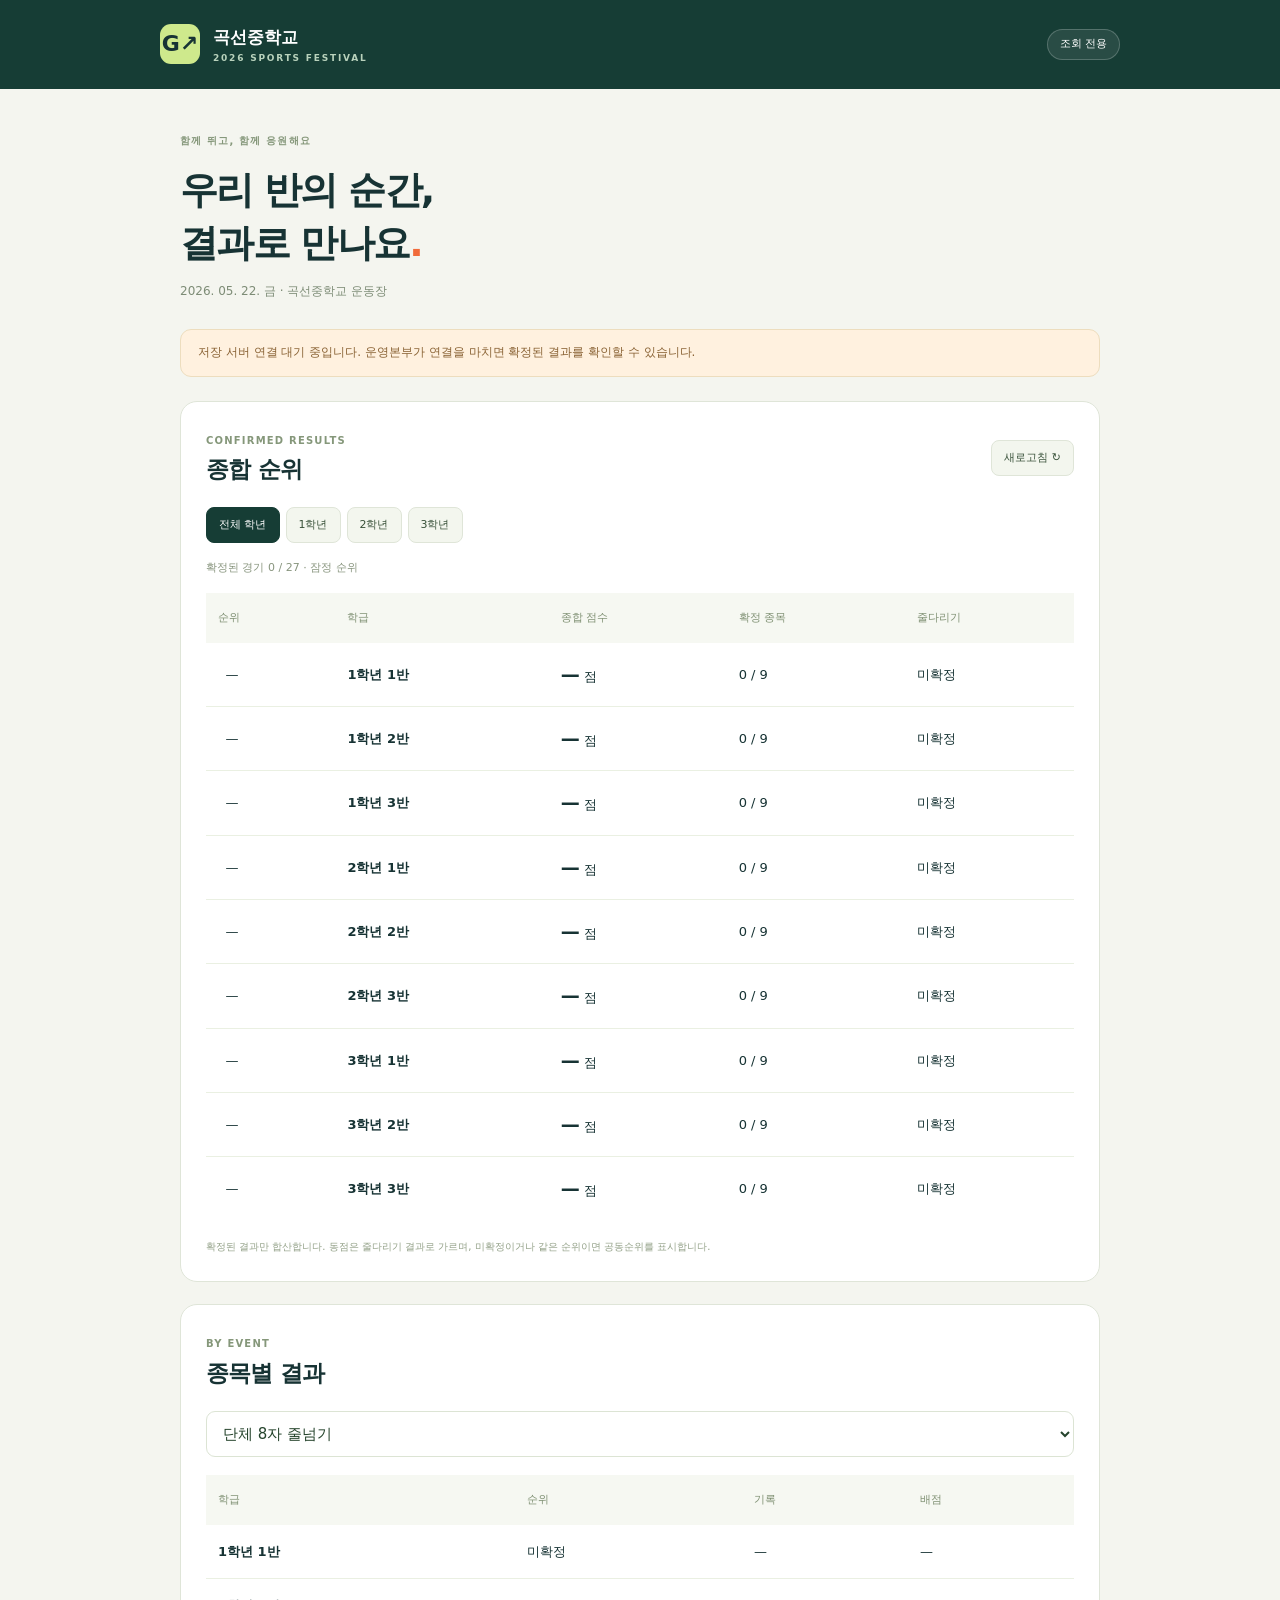
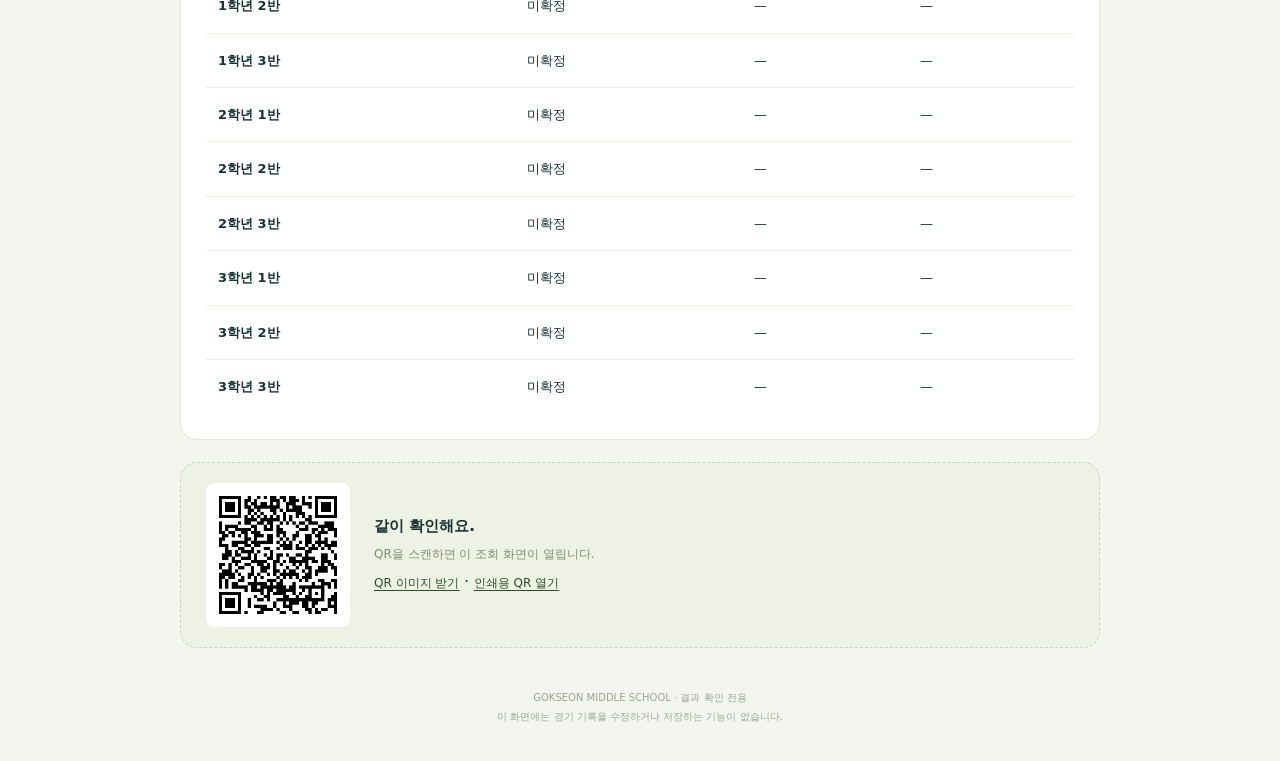
<file: festival-results/index.html>
<!doctype html><html lang="ko"><head><meta charset="utf-8"><meta name="viewport" content="width=device-width,initial-scale=1"><title>곡선중 스포츠 축제 · 결과 확인</title><meta name="description" content="곡선중 2026 스포츠 축제 결과와 순위 조회 전용"><meta name="theme-color" content="#163d35"><link rel="stylesheet" href="viewer.css"></head><body><header><span class="mark">G↗</span><div>곡선중학교<small>2026 SPORTS FESTIVAL</small></div><span class="view-badge">조회 전용</span></header><main><section class="intro"><span class="eyebrow">함께 뛰고, 함께 응원해요</span><h1>우리 반의 순간,<br>결과로 만나요<span>.</span></h1><p>2026. 05. 22. 금 · 곡선중학교 운동장</p></section><div class="status" id="status" role="status">기록 연결 상태를 확인하고 있습니다.</div><section class="panel"><div class="heading"><div><span class="eyebrow">CONFIRMED RESULTS</span><h2>종합 순위</h2></div><button id="refresh">새로고침 ↻</button></div><div class="filters" id="grades" aria-label="학년 선택"></div><p class="muted" id="progress"></p><div class="scroll"><table><thead><tr><th>순위</th><th>학급</th><th>종합 점수</th><th>확정 종목</th><th>줄다리기</th></tr></thead><tbody id="standings"></tbody></table></div><p class="footnote">확정된 결과만 합산합니다. 동점은 줄다리기 결과로 가르며, 미확정이거나 같은 순위이면 공동순위를 표시합니다.</p></section><section class="panel"><div class="heading"><div><span class="eyebrow">BY EVENT</span><h2>종목별 결과</h2></div></div><label class="sr-only" for="event">조회할 종목</label><select id="event"></select><div class="scroll"><table><thead><tr><th>학급</th><th>순위</th><th>기록</th><th>배점</th></tr></thead><tbody id="eventResults"></tbody></table></div></section><section class="share"><img src="result-qr.png" alt="이 결과 확인 페이지로 연결되는 QR 코드" width="144" height="144"><div><b>같이 확인해요.</b><p>QR을 스캔하면 이 조회 화면이 열립니다.</p><a href="result-qr.png" download="곡선중_체육대회_결과확인_QR.png">QR 이미지 받기</a> · <a href="qr-print.html">인쇄용 QR 열기</a></div></section></main><footer>GOKSEON MIDDLE SCHOOL · 결과 확인 전용<br>이 화면에는 경기 기록을 수정하거나 저장하는 기능이 없습니다.</footer><script type="module" src="viewer.mjs"></script></body></html>
</file>
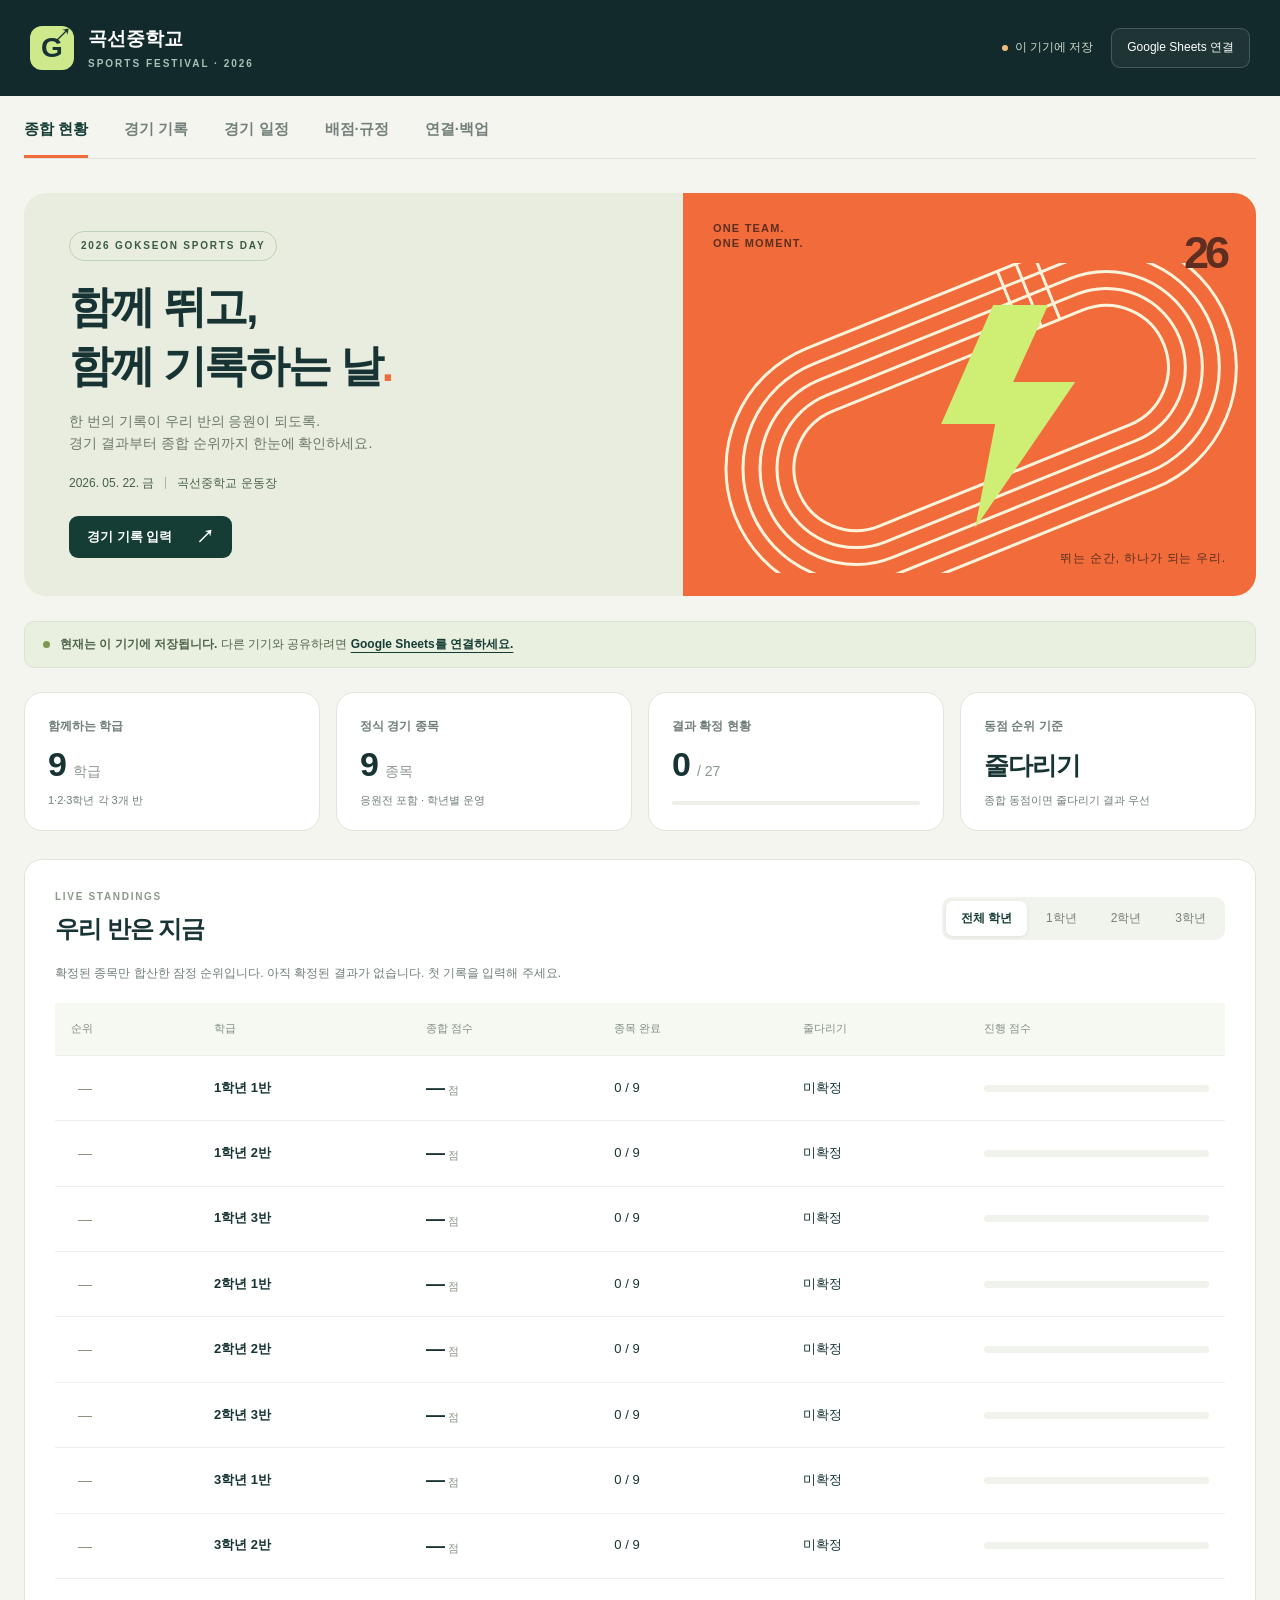
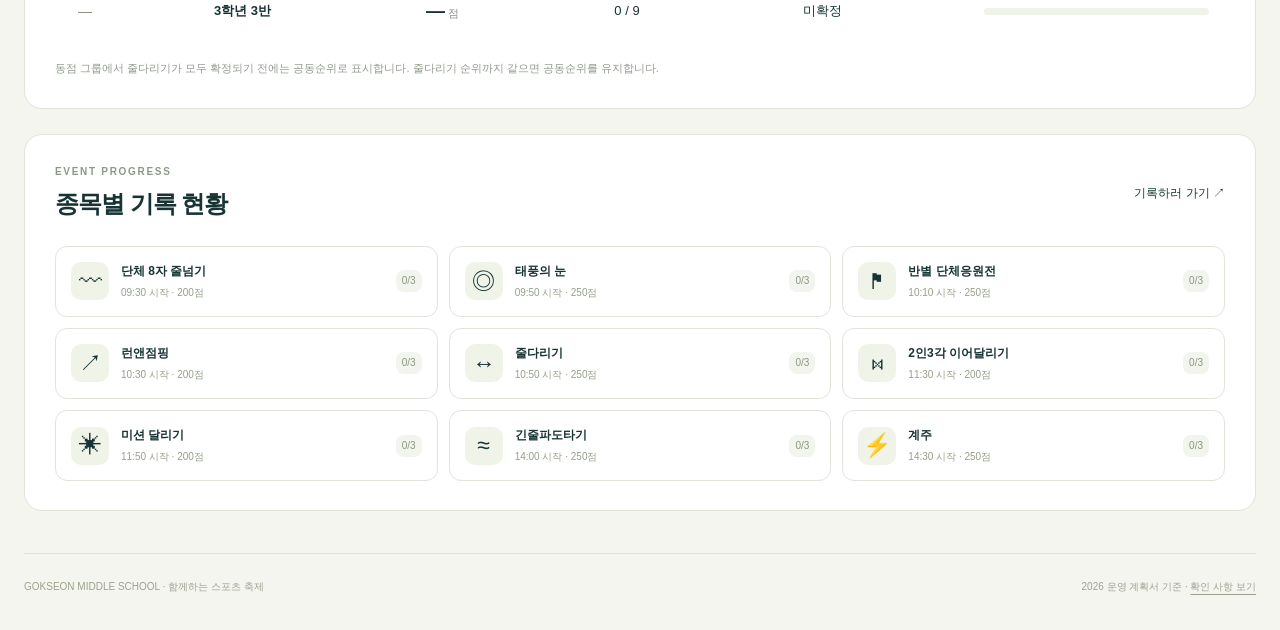
<file: sports-festival/index.html>
<!doctype html>
<html lang="ko"><head><meta charset="utf-8"><meta name="viewport" content="width=device-width,initial-scale=1"><title>곡선중 2026 스포츠 축제 기록실</title><meta name="description" content="곡선중학교 스포츠 축제 9개 종목 기록, 배점 자동 계산, 학년별 종합 순위와 구글 시트 연동"><meta name="theme-color" content="#122a2b"><link rel="stylesheet" href="style.css"></head><body>
<header class="masthead"><a class="brand" href="#overview"><span class="brand-mark">G<span>↗</span></span><span>곡선중학교<small>SPORTS FESTIVAL · 2026</small></span></a><div class="header-right"><span class="connection" id="connection" role="status">이 기기에 저장</span><button class="light-button" id="teacherButton">연결 후 선생님 로그인</button></div></header>
<div class="page-shell"><nav aria-label="주 메뉴" id="nav"><a href="#overview">종합 현황</a><a href="#entry">경기 기록</a><a href="#schedule">경기 일정</a><a href="#rules">배점·규정</a><a href="#settings">연결·백업</a></nav><main id="main"></main><footer><span>GOKSEON MIDDLE SCHOOL · 함께하는 스포츠 축제</span><span>2026 운영 계획서 기준 · <a href="#rules">확인 사항 보기</a></span></footer></div>
<dialog id="loginDialog"><form id="loginForm"><button type="button" class="dialog-close" data-close-login aria-label="닫기">×</button><span class="eyebrow">TEACHER ACCESS</span><h2>선생님 로그인</h2><p>연결된 Apps Script의 선생님 비밀번호를 입력하세요.<br>다른 기기에서도 같은 주소와 비밀번호를 사용합니다.</p><label>선생님 비밀번호<input id="teacherPassword" type="password" autocomplete="current-password" required></label><p class="error" id="loginError" role="alert"></p><button class="primary" type="submit">비밀번호 확인 후 입력하기</button><small>비밀번호는 이 창에서만 유지되며 로그아웃하거나 창을 닫으면 지워집니다.</small></form></dialog>
<div id="toast" class="toast" role="status"></div><script type="module" src="app.mjs"></script></body></html>
</file>
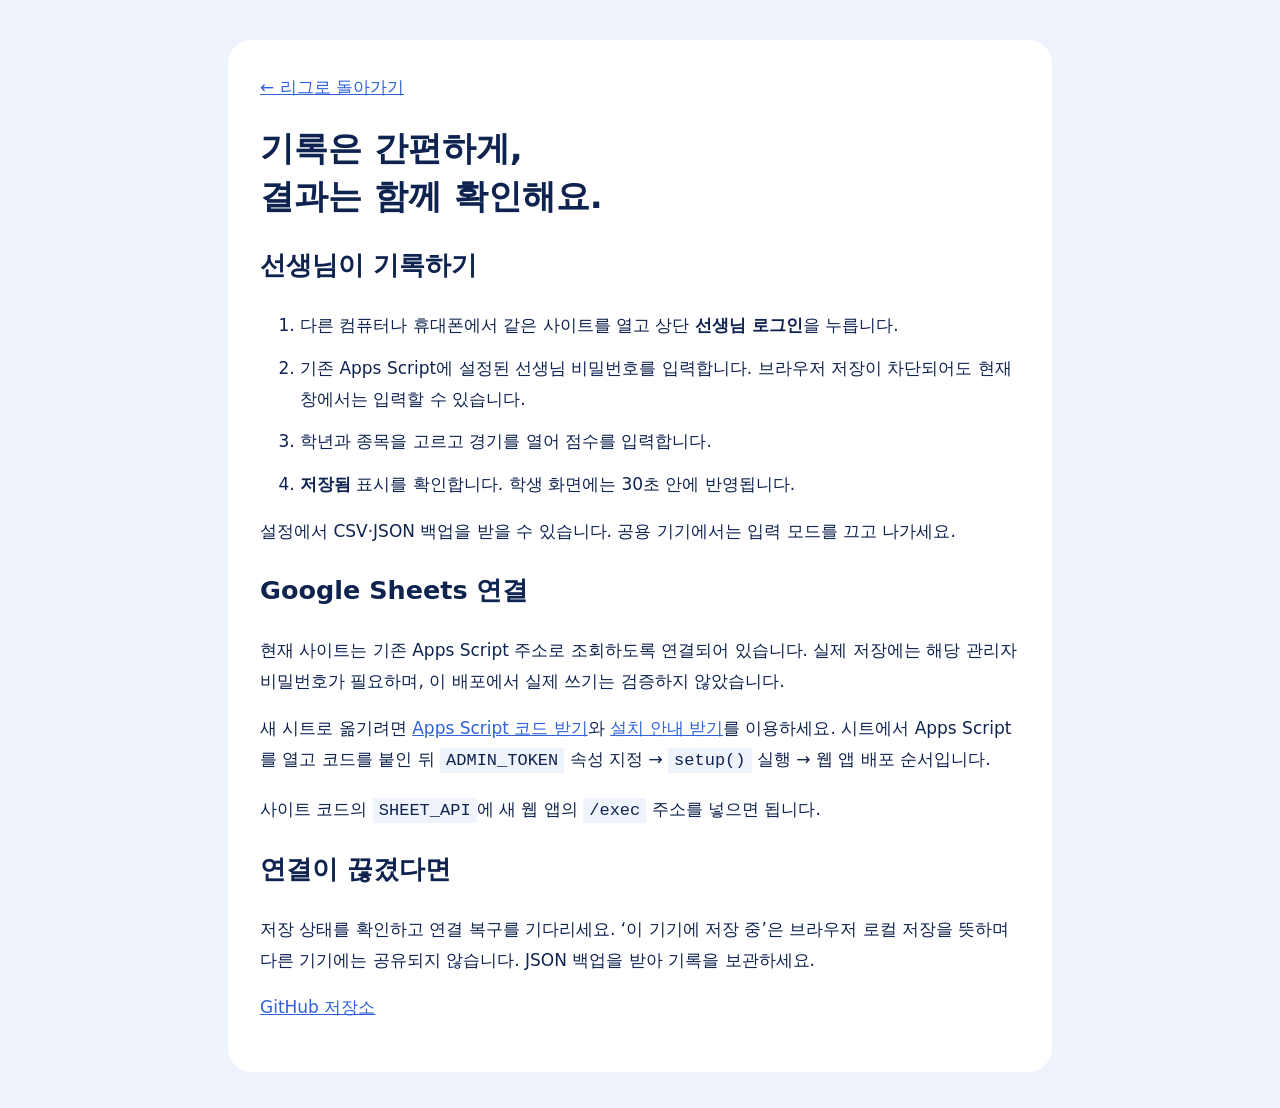
<file: guide.html>
<!doctype html><html lang="ko"><meta charset="utf-8"><meta name="viewport" content="width=device-width,initial-scale=1"><title>사용 안내 · 곡선중 리그</title><style>body{margin:0;background:#eef3fc;color:#0f2350;font:17px/1.8 system-ui,sans-serif}main{max-width:760px;margin:40px auto;padding:32px;background:white;border-radius:24px}a{color:#2f62d9}h1{line-height:1.4}li{margin:12px 0}code{background:#eef3fc;padding:3px 6px}@media(max-width:600px){main{margin:12px;padding:22px}}</style><main><a href="./">← 리그로 돌아가기</a><h1>기록은 간편하게,<br>결과는 함께 확인해요.</h1><h2>선생님이 기록하기</h2><ol><li>다른 컴퓨터나 휴대폰에서 같은 사이트를 열고 상단 <b>선생님 로그인</b>을 누릅니다.</li><li>기존 Apps Script에 설정된 선생님 비밀번호를 입력합니다. 브라우저 저장이 차단되어도 현재 창에서는 입력할 수 있습니다.</li><li>학년과 종목을 고르고 경기를 열어 점수를 입력합니다.</li><li><b>저장됨</b> 표시를 확인합니다. 학생 화면에는 30초 안에 반영됩니다.</li></ol><p>설정에서 CSV·JSON 백업을 받을 수 있습니다. 공용 기기에서는 입력 모드를 끄고 나가세요.</p><h2>Google Sheets 연결</h2><p>현재 사이트는 기존 Apps Script 주소로 조회하도록 연결되어 있습니다. 실제 저장에는 해당 관리자 비밀번호가 필요하며, 이 배포에서 실제 쓰기는 검증하지 않았습니다.</p><p>새 시트로 옮기려면 <a href="Code.gs" download>Apps Script 코드 받기</a>와 <a href="README.md" download>설치 안내 받기</a>를 이용하세요. 시트에서 Apps Script를 열고 코드를 붙인 뒤 <code>ADMIN_TOKEN</code> 속성 지정 → <code>setup()</code> 실행 → 웹 앱 배포 순서입니다.</p><p>사이트 코드의 <code>SHEET_API</code>에 새 웹 앱의 <code>/exec</code> 주소를 넣으면 됩니다.</p><h2>연결이 끊겼다면</h2><p>저장 상태를 확인하고 연결 복구를 기다리세요. ‘이 기기에 저장 중’은 브라우저 로컬 저장을 뜻하며 다른 기기에는 공유되지 않습니다. JSON 백업을 받아 기록을 보관하세요.</p><p><a href="https://github.com/kratox8640/league">GitHub 저장소</a></p></main></html>
</file>
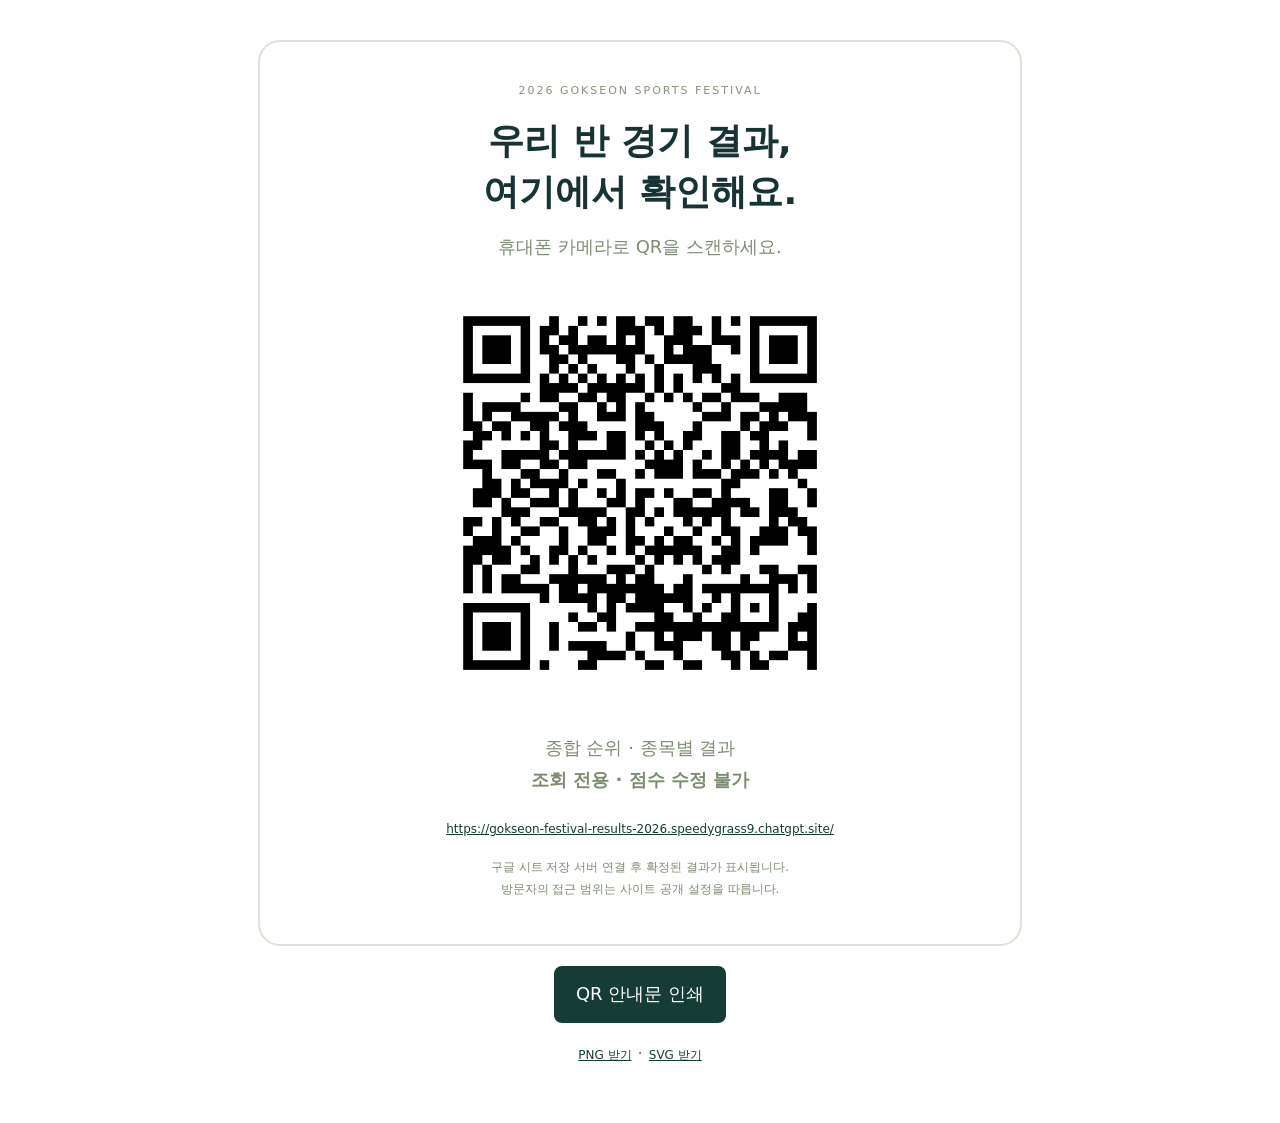
<file: festival-results/qr-print.html>
<!doctype html><html lang="ko"><meta charset="utf-8"><meta name="viewport" content="width=device-width,initial-scale=1"><title>곡선중 체육대회 결과 확인 QR</title><style>body{font:18px/1.8 system-ui,sans-serif;color:#173334;text-align:center;margin:0;padding:40px 20px}.poster{max-width:700px;margin:auto;border:2px solid #dce4d5;border-radius:22px;padding:30px}small{letter-spacing:2px;color:#859577;font-size:11px}h1{font-size:36px;margin:12px 0;line-height:1.4}p{margin:14px 0;color:#7d8d72}img{width:min(100%,430px);height:auto}a{color:#163d35;font-size:12px;overflow-wrap:anywhere}button{background:#163d35;color:white;border:0;border-radius:8px;padding:12px 22px;font:inherit;cursor:pointer}.note{font-size:12px}.actions{margin-top:20px}@media print{body{padding:20mm 12mm}.actions{display:none}.poster{border-color:#cbd5c5}img{width:110mm}h1{font-size:30px}}</style><div class="poster"><small>2026 GOKSEON SPORTS FESTIVAL</small><h1>우리 반 경기 결과,<br>여기에서 확인해요.</h1><p>휴대폰 카메라로 QR을 스캔하세요.</p><img src="result-qr.png" alt="체육대회 결과 조회 전용 QR"><p>종합 순위 · 종목별 결과<br><b>조회 전용 · 점수 수정 불가</b></p><a href="./">https://gokseon-festival-results-2026.speedygrass9.chatgpt.site/</a><p class="note">구글 시트 저장 서버 연결 후 확정된 결과가 표시됩니다.<br>방문자의 접근 범위는 사이트 공개 설정을 따릅니다.</p></div><div class="actions"><button onclick="window.print()">QR 안내문 인쇄</button><p><a href="result-qr.png" download>PNG 받기</a> · <a href="result-qr.svg" download>SVG 받기</a></p></div></html>
</file>
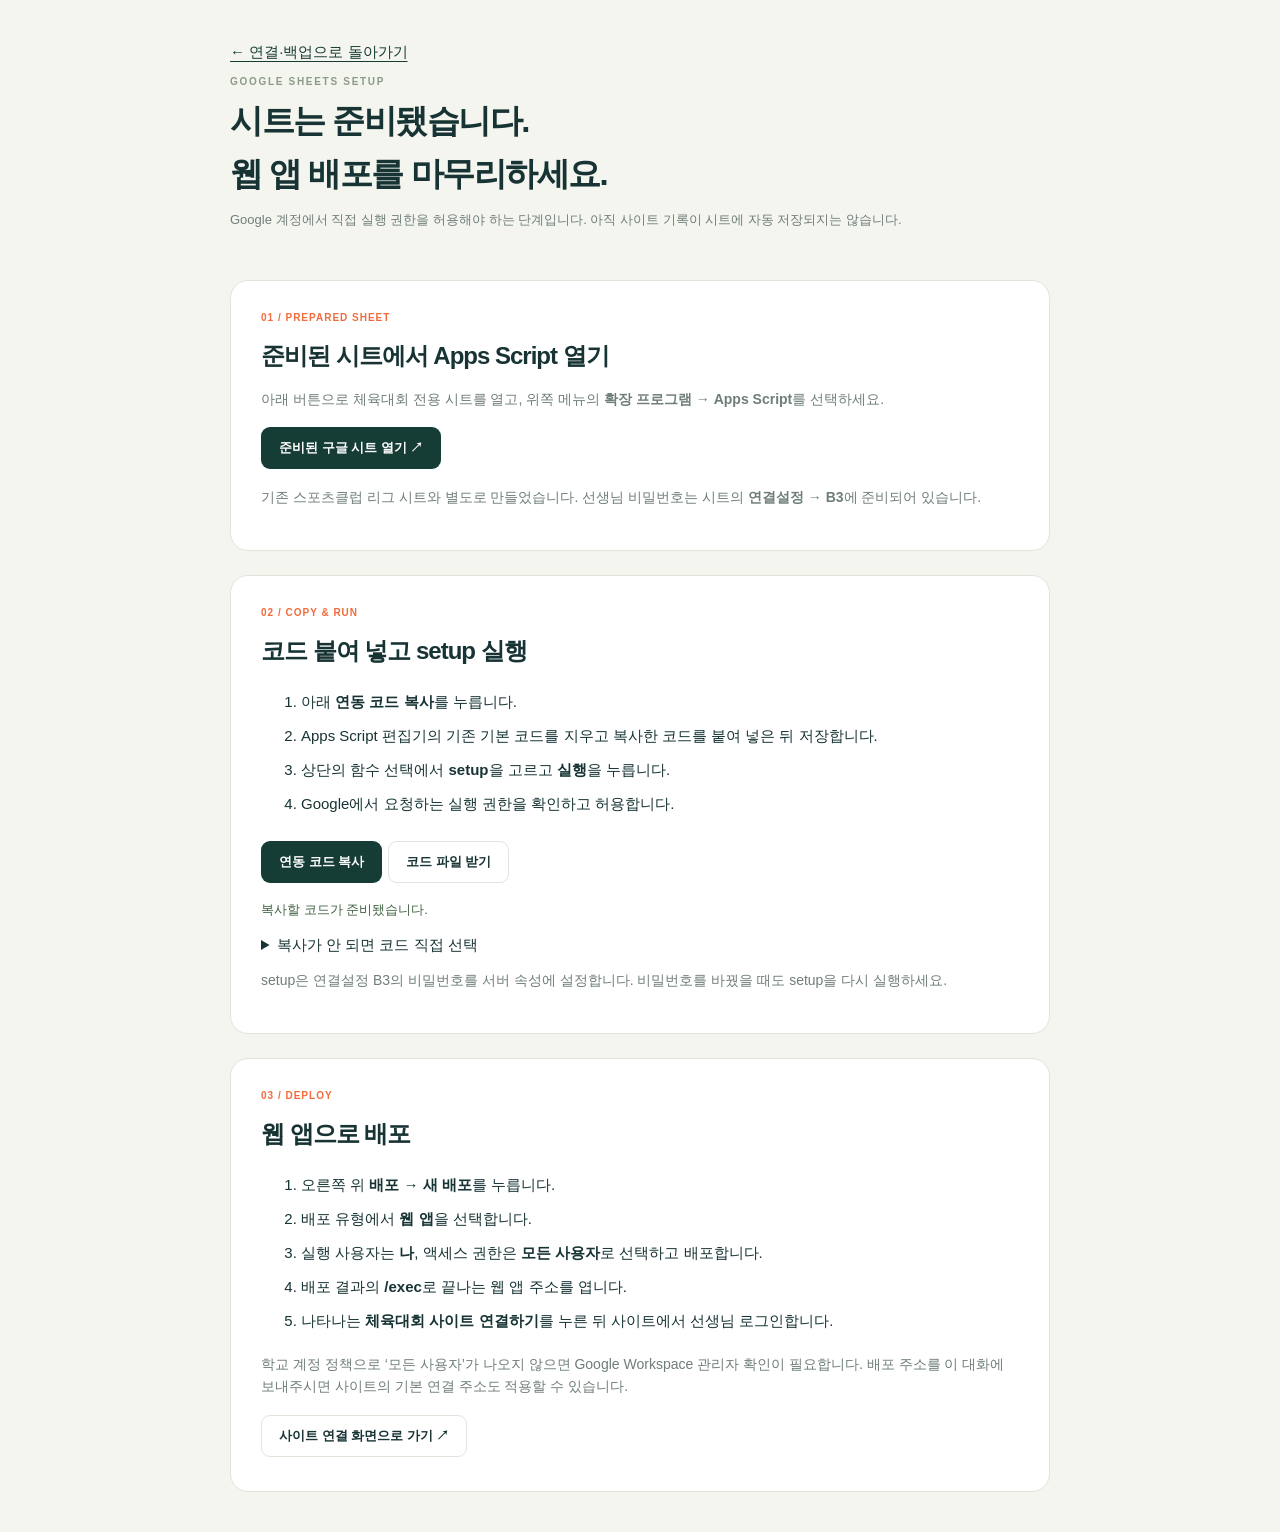
<file: sports-festival/setup.html>
<!doctype html><html lang="ko"><head><meta charset="utf-8"><meta name="viewport" content="width=device-width,initial-scale=1"><title>Google Sheets 연결 마무리 · 곡선중 체육대회</title><link rel="stylesheet" href="style.css"><style>main{max-width:860px;margin:40px auto;padding:0 20px}.setup-card{margin:24px 0}.setup-card h2{margin:10px 0}.setup-card p{font-size:14px;margin:12px 0}.setup-card .primary,.setup-card .secondary{margin:5px 6px 5px 0}textarea{height:260px;font:12px/1.6 monospace;white-space:pre;overflow:auto}#copyState{font-size:13px;color:#426344}li{padding:5px 0}</style></head><body><main><a href="./#settings">← 연결·백업으로 돌아가기</a><div class="page-heading"><span class="eyebrow">GOOGLE SHEETS SETUP</span><h1>시트는 준비됐습니다.<br>웹 앱 배포를 마무리하세요.</h1><p>Google 계정에서 직접 실행 권한을 허용해야 하는 단계입니다. 아직 사이트 기록이 시트에 자동 저장되지는 않습니다.</p></div>
<section class="panel setup-card"><span class="step-label">01 / PREPARED SHEET</span><h2>준비된 시트에서 Apps Script 열기</h2><p>아래 버튼으로 체육대회 전용 시트를 열고, 위쪽 메뉴의 <b>확장 프로그램 → Apps Script</b>를 선택하세요.</p><a id="sheetLink" class="primary" target="_blank" rel="noopener" hidden>준비된 구글 시트 열기 ↗</a><p>기존 스포츠클럽 리그 시트와 별도로 만들었습니다. 선생님 비밀번호는 시트의 <b>연결설정 → B3</b>에 준비되어 있습니다.</p></section>
<section class="panel setup-card"><span class="step-label">02 / COPY & RUN</span><h2>코드 붙여 넣고 setup 실행</h2><ol><li>아래 <b>연동 코드 복사</b>를 누릅니다.</li><li>Apps Script 편집기의 기존 기본 코드를 지우고 복사한 코드를 붙여 넣은 뒤 저장합니다.</li><li>상단의 함수 선택에서 <b>setup</b>을 고르고 <b>실행</b>을 누릅니다.</li><li>Google에서 요청하는 실행 권한을 확인하고 허용합니다.</li></ol><button class="primary" id="copyCode" disabled>연동 코드 복사</button><a class="secondary" href="Code.gs" download>코드 파일 받기</a><p id="copyState" role="status">코드를 불러오는 중입니다.</p><details><summary>복사가 안 되면 코드 직접 선택</summary><label for="sourceCode" class="sr-only">복사할 Apps Script 코드</label><textarea id="sourceCode" readonly spellcheck="false"></textarea></details><p>setup은 연결설정 B3의 비밀번호를 서버 속성에 설정합니다. 비밀번호를 바꿨을 때도 setup을 다시 실행하세요.</p></section>
<section class="panel setup-card"><span class="step-label">03 / DEPLOY</span><h2>웹 앱으로 배포</h2><ol><li>오른쪽 위 <b>배포 → 새 배포</b>를 누릅니다.</li><li>배포 유형에서 <b>웹 앱</b>을 선택합니다.</li><li>실행 사용자는 <b>나</b>, 액세스 권한은 <b>모든 사용자</b>로 선택하고 배포합니다.</li><li>배포 결과의 <b>/exec</b>로 끝나는 웹 앱 주소를 엽니다.</li><li>나타나는 <b>체육대회 사이트 연결하기</b>를 누른 뒤 사이트에서 선생님 로그인합니다.</li></ol><p>학교 계정 정책으로 ‘모든 사용자’가 나오지 않으면 Google Workspace 관리자 확인이 필요합니다. 배포 주소를 이 대화에 보내주시면 사이트의 기본 연결 주소도 적용할 수 있습니다.</p><a class="secondary" href="./#settings">사이트 연결 화면으로 가기 ↗</a></section></main><script type="module">
const status=document.querySelector('#copyState'),button=document.querySelector('#copyCode'),area=document.querySelector('#sourceCode');
try{const [cfg,source]=await Promise.all([fetch('connection.json',{cache:'no-store'}).then(r=>r.json()),fetch('Code.gs',{cache:'no-store'}).then(r=>{if(!r.ok)throw Error('코드를 불러오지 못했습니다.');return r.text();})]);if(/^https:\/\/docs\.google\.com\/spreadsheets\/d\/[a-zA-Z0-9_-]+\//.test(cfg.sheetUrl||'')){const a=document.querySelector('#sheetLink');a.href=cfg.sheetUrl;a.hidden=false;}area.value=source;button.disabled=false;status.textContent='복사할 코드가 준비됐습니다.';}catch(e){status.textContent='코드 파일 받기로 내려받은 뒤 편집기에 붙여 넣으세요.';}
button.onclick=async()=>{try{await navigator.clipboard.writeText(area.value);status.textContent='코드를 복사했습니다. Apps Script 편집기에 붙여 넣으세요.';}catch{area.closest('details').open=true;area.focus();area.select();status.textContent='선택된 코드를 Ctrl+C로 복사하세요.';}};
</script></body></html>
</file>
<file: festival-results/viewer.css>
*{box-sizing:border-box}body{margin:0;background:#f4f5ef;color:#173334;font:15px/1.65 system-ui,-apple-system,"Segoe UI",sans-serif}header{display:flex;align-items:center;gap:13px;background:#163d35;color:white;padding:23px max(20px,calc((100vw - 960px)/2));font-size:17px;font-weight:700}header small{display:block;font-size:9px;letter-spacing:1.8px;color:#b9d2bc}.mark{display:grid;place-content:center;background:#cee98c;color:#173334;width:40px;height:40px;border-radius:11px;font-size:22px}.view-badge{margin-left:auto;font-size:11px;font-weight:500;padding:5px 12px;background:#ffffff15;border:1px solid #ffffff35;border-radius:20px;white-space:nowrap}main{max-width:960px;margin:auto;padding:0 20px}h1,h2,p{margin:0}.intro{padding:38px 0 27px}.eyebrow{font-size:10px;letter-spacing:1.2px;color:#85977a;font-weight:650}.intro h1{font-size:38px;line-height:1.4;letter-spacing:-1.7px;margin:12px 0}.intro h1 span{color:#f16b3b}.intro p{color:#7d8c76;font-size:12px}.status{background:#eaf0df;border:1px solid #dbe4d1;padding:13px 17px;font-size:12px;border-radius:11px;margin:0 0 24px;color:#607352}.status.warning{background:#fff1df;border-color:#edddbe;color:#8a6335}.panel{background:white;border:1px solid #dfe5d8;border-radius:17px;padding:25px;margin-bottom:22px}.heading{display:flex;align-items:center;justify-content:space-between;gap:12px;margin-bottom:18px}h2{font-size:23px;letter-spacing:-.8px}button,select{font:inherit}button{cursor:pointer;color:#385139;background:#f3f6ee;border:1px solid #dfe5d8;border-radius:8px;padding:8px 12px;font-size:11px}button:focus-visible,a:focus-visible,select:focus-visible{outline:3px solid #f16b3b;outline-offset:3px}button:disabled{opacity:.55;cursor:wait}.filters{display:flex;gap:6px;margin:16px 0}.filters button[aria-pressed=true]{background:#163d35;color:white;border-color:#163d35}.muted{font-size:11px;color:#87947d;margin:15px 0}.scroll{overflow:auto}table{border-collapse:collapse;width:100%;font-size:13px;white-space:nowrap}th,td{text-align:left;border-bottom:1px solid #eaf0e2;padding:16px 12px}thead th{font-weight:500;background:#f6f8f2;color:#7f9073;font-size:11px}tbody th{font-weight:650}td strong{font-size:19px}tr:last-child td,tr:last-child th{border-bottom:0}.rank{display:inline-grid;place-content:center;width:28px;height:28px}.rank.first{border-radius:50%;background:#ffefdd;color:#ba682b;font-weight:750}.footnote{font-size:10px;color:#92a087;margin-top:17px;line-height:1.8}select{padding:12px;border:1px solid #dce4d4;border-radius:9px;background:#fff;color:#25442c;width:100%;margin-bottom:18px}.share{display:flex;align-items:center;gap:24px;padding:20px 25px;border:1px dashed #c9d5bd;border-radius:17px;background:#edf2e5;margin-bottom:30px}.share img{border-radius:8px}.share p{font-size:12px;color:#7f8f74;margin:6px 0}.share a{font-size:12px;color:#294d2b;text-underline-offset:3px}footer{text-align:center;font-size:10px;color:#9aa58f;margin:25px 0;padding:10px;line-height:1.9}.sr-only{position:absolute;width:1px;height:1px;clip:rect(0,0,0,0);overflow:hidden;white-space:nowrap}@media(max-width:600px){.intro h1{font-size:32px}.intro{padding-top:28px}.panel{padding:20px 14px}main{padding:0 14px}th,td{padding:13px 9px;font-size:12px}.share{padding:18px 12px;gap:13px}.share img{width:105px;height:105px}.share b{font-size:14px}.share p,.share a{font-size:11px}header{padding:19px}.filters button{font-size:10px;padding:8px 11px}}@media print{header{background:white;color:#163d35}.share,button,footer{display:none}.panel{break-inside:avoid}.scroll{overflow:visible}body{background:white}}
</file>
<file: sports-festival/style.css>
:root{--ink:#173334;--muted:#6f7e7a;--green:#163d35;--bg:#f4f5ef;--line:#e0e5dc;--orange:#f16b3b;--lime:#cee98c;--white:#fff;--radius:18px}*{box-sizing:border-box}body{margin:0;background:var(--bg);color:var(--ink);font-family:Inter,"Pretendard","Noto Sans KR",-apple-system,BlinkMacSystemFont,"Segoe UI",sans-serif;line-height:1.6;font-size:15px}button,input,select,textarea{font:inherit}button,a,input,select,textarea{-webkit-tap-highlight-color:transparent}button,a{touch-action:manipulation}button{cursor:pointer}button:disabled,fieldset:disabled{cursor:default;opacity:.55}a{color:var(--green);text-underline-offset:4px}button:focus-visible,a:focus-visible{outline:3px solid var(--orange);outline-offset:4px}input:focus,select:focus,textarea:focus{outline:2px solid var(--green);outline-offset:2px}h1,h2,h3,p{margin:0}h2{font-size:24px;letter-spacing:-1px}h3{font-size:18px}p{color:var(--muted)}.masthead{height:96px;background:#122a2b;color:#fff;display:flex;align-items:center;justify-content:space-between;padding:0 max(30px,calc((100vw - 1320px)/2));gap:16px}.brand{display:flex;align-items:center;gap:14px;color:#fff;text-decoration:none;font-size:19px;font-weight:750;white-space:nowrap}.brand small{display:block;font-size:10px;letter-spacing:2px;color:#a5c3b6;margin-top:1px}.brand-mark{font-size:28px;background:var(--lime);color:var(--ink);width:44px;height:44px;display:grid;place-content:center;position:relative;line-height:1;border-radius:12px;font-weight:900}.brand-mark span{position:absolute;right:3px;top:1px;font-size:17px}.header-right{display:flex;align-items:center;gap:18px}.connection{font-size:12px;color:#d1dbc9;white-space:nowrap}.connection:before{content:'';display:inline-block;width:6px;height:6px;border-radius:50%;background:#efbd78;margin-right:7px}.connection.is-online:before{background:#cee98c}.connection.is-error:before{background:#f18773}.light-button{color:#fff;background:#ffffff0d;border:1px solid #ffffff30;border-radius:9px;padding:9px 15px;font-size:12px}.page-shell{max-width:1320px;margin:0 auto;padding:0 24px}nav{display:flex;gap:36px;border-bottom:1px solid var(--line);margin-bottom:34px;overflow-x:auto;white-space:nowrap}nav a{padding:21px 0 17px;color:#73807b;text-decoration:none;font-weight:650;position:relative}nav a.active{color:var(--green)}nav a.active:after{content:'';position:absolute;height:3px;background:var(--orange);bottom:0;left:0;right:0}.hero{display:grid;grid-template-columns:1.15fr 1fr;border-radius:22px;overflow:hidden;background:#e8eddf;margin-bottom:25px;min-height:390px}.hero-copy{padding:38px 45px}.pill{font-size:10px;letter-spacing:1.8px;border:1px solid #bed0b7;display:inline-block;padding:6px 11px;border-radius:30px;color:#395a44;font-weight:700}.hero h1{font-size:44px;line-height:1.35;letter-spacing:-2.2px;margin:16px 0 14px}.orange{color:var(--orange)}.hero p{font-size:14px;color:#6c7869}.hero-meta{display:flex;align-items:center;gap:11px;font-size:12px;margin:19px 0 23px;color:#47604a}.hero-meta i{height:12px;border-right:1px solid #a7b4a2}.primary,.secondary,.subtle{display:inline-flex;justify-content:center;align-items:center;gap:24px;border-radius:9px;padding:11px 17px;border:1px solid transparent;text-decoration:none;font-size:13px;font-weight:650;line-height:1.4}.primary{background:var(--green);color:white}.primary span{font-size:18px;line-height:1}.primary:hover{background:#265748}.secondary{background:white;border-color:var(--line);color:var(--ink);gap:7px}.secondary:hover{background:#f3f6ee}.subtle{color:var(--green);background:#edf2e8;padding:8px 12px}.small{padding:8px 12px;white-space:nowrap}.hero-art{position:relative;overflow:hidden;background:var(--orange);min-height:390px;padding:28px 30px;display:flex;flex-direction:column;justify-content:space-between}.art-top{display:flex;justify-content:space-between;z-index:1;color:#5e2e20;font-size:11px;font-weight:850;letter-spacing:1.2px;line-height:1.4}.art-top>span+span{font-size:45px;letter-spacing:-4px}.hero-art svg{position:absolute;width:110%;left:-3%;top:70px;max-height:310px}.art-bottom{font-size:12px;color:#592e20;letter-spacing:.8px;z-index:1;text-align:right}.notice{display:flex;align-items:center;gap:10px;padding:13px 18px;border:1px solid #dce3d4;background:#eaf0e0;border-radius:10px;font-size:12px;color:#4d624b;margin-bottom:24px;flex-wrap:wrap}.notice a{font-weight:650}.notice.warning{background:#fff4e4;border-color:#f1d8b6;color:#8d5822}.notice button{background:none;border:0;color:inherit;text-decoration:underline;font-size:inherit;padding:0}.dot{width:7px;height:7px;border-radius:50%;background:#809753;flex-shrink:0}.stat-grid{display:grid;grid-template-columns:repeat(4,1fr);gap:16px;margin-bottom:28px}.stat-grid article{border:1px solid var(--line);background:white;border-radius:var(--radius);padding:20px 23px}.stat-grid small{font-size:12px;font-weight:600;color:var(--muted)}.stat-grid strong{display:block;font-size:34px;letter-spacing:-1px;line-height:1.6}.stat-grid strong span{font-size:14px;color:#8b958e;margin-left:7px;letter-spacing:0;font-weight:400}.stat-grid .text-stat{font-size:25px;padding-top:8px;padding-bottom:7px}.stat-grid p{font-size:11px}.progress{height:4px;background:#edf0e9;border-radius:5px;margin-top:9px;overflow:hidden}.progress i{display:block;background:var(--orange);height:100%}.panel{border:1px solid var(--line);border-radius:var(--radius);background:white;padding:29px 30px;margin-bottom:25px}.section-heading{display:flex;justify-content:space-between;align-items:center;gap:16px;margin-bottom:16px}.section-heading>a{font-size:12px;text-decoration:none}.eyebrow{display:block;letter-spacing:1.7px;color:#8b9a87;font-size:10px;font-weight:700;margin-bottom:5px}.segments{display:inline-flex;gap:4px;background:#f1f3ed;border-radius:10px;padding:4px;white-space:nowrap}.segments button{background:none;border:0;border-radius:7px;padding:8px 15px;color:#778176;font-size:12px}.segments button[aria-pressed=true]{background:white;color:var(--green);box-shadow:0 1px 4px #18352414;font-weight:700}.muted{color:var(--muted);font-size:12px}.table-scroll{overflow-x:auto;margin-top:20px}table{border-collapse:collapse;width:100%;font-size:13px;white-space:nowrap}th,td{padding:17px 16px;text-align:left;border-bottom:1px solid #edf0ea}thead th{font-size:11px;color:#82907f;font-weight:500;background:#f6f8f2}tbody th{font-weight:650}tbody tr:last-child td,tbody tr:last-child th{border-bottom:0}.rank{font-size:14px;color:#89927f;width:28px;height:28px;display:inline-grid;place-content:center}.rank.first{background:#fdf0e2;color:#c56b2b;border-radius:50%;font-weight:800}.total{font-size:19px;letter-spacing:-.5px}td small{font-size:11px;color:#86917f}.bar-cell{width:22%}.scorebar{height:7px;background:#f0f3ec;border-radius:9px;overflow:hidden}.scorebar i{display:block;height:100%;background:#bbcf95;border-radius:9px}tbody tr:first-child .scorebar i{background:var(--orange)}.footnote{font-size:11px;margin-top:16px;color:#919a8e;line-height:1.8}.event-progress{display:grid;grid-template-columns:repeat(3,1fr);gap:11px;margin-top:22px}.event-progress button{display:flex;align-items:center;gap:12px;border:1px solid var(--line);background:white;border-radius:12px;padding:15px;text-align:left;color:var(--ink)}.event-progress button:hover{border-color:#b2c4a5;background:#fbfcf8}.event-icon{width:38px;height:38px;background:#f0f4e8;border-radius:10px;display:grid;place-content:center;font-size:23px}.event-progress b{display:block;font-size:12px}.event-progress small{display:block;font-size:10px;color:#95a08b;margin-top:4px}.mini-badge{font-size:10px;margin-left:auto;border-radius:8px;background:#f2f4ee;padding:3px 6px;color:#8c9982}.mini-badge.complete{background:#dfedce;color:#4a673b}.page-heading{padding:10px 0 26px}.page-heading h1{font-size:33px;letter-spacing:-1.5px;margin-top:5px}.page-heading p{font-size:13px;margin-top:9px}.entry-layout{display:grid;grid-template-columns:240px 1fr;gap:24px}.event-menu{display:flex;flex-direction:column;gap:8px}.event-menu button{display:flex;align-items:center;gap:11px;border:1px solid transparent;padding:15px;background:none;color:#7a877b;border-radius:10px;text-align:left}.event-menu button b{font-size:13px;font-weight:600}.event-menu button>span{font-size:23px;width:25px}.event-menu button small{margin-left:auto;font-size:10px}.event-menu button.selected{background:var(--green);color:white}.event-menu button:not(.selected):hover{background:#e8eee0}.record-info{display:flex;justify-content:space-between;gap:14px;color:#7b897a;font-size:11px;border-bottom:1px solid var(--line);padding:0 0 16px}.rule-detail{padding:15px 0;border-bottom:1px solid var(--line)}.rule-detail summary{cursor:pointer;font-size:13px;font-weight:650;list-style-position:inside}.rule-detail summary span{font-weight:400;color:#8f9a8c;margin-left:13px;font-size:11px}.rule-detail p{margin-top:12px;font-size:13px}.entry-panel .rule-detail{margin-bottom:26px}fieldset{padding:0;margin:0;border:0;min-width:0}.result-row{display:grid;grid-template-columns:1.1fr 1fr 1.4fr .7fr;gap:20px;align-items:center;padding:22px 0;border-bottom:1px solid var(--line)}.result-label{font-size:11px;color:#8a9684;padding:0 0 11px}.class-name{font-size:22px;font-weight:750;white-space:nowrap}.class-name>span{font-size:11px;background:#edf1e7;border-radius:6px;padding:3px 5px;margin-right:8px;vertical-align:middle;font-weight:500;color:#6c805e}input,select,textarea{border:1px solid #dce3d5;background:#fff;border-radius:8px;color:var(--ink);padding:11px 12px;min-width:0;width:100%;font-size:14px}select{cursor:pointer}textarea{resize:vertical;min-height:85px;margin-top:8px}.unit-input{position:relative}.unit-input input{padding-right:35px}.unit-input>span{position:absolute;right:12px;top:12px;font-size:12px;color:#9aa48f;pointer-events:none}.row-points{font-size:22px;font-weight:600;text-align:right;white-space:nowrap}.row-points small{font-size:11px;color:#8e9b86;font-weight:400}.form-tools{display:flex;align-items:center;gap:10px;margin:20px 0;flex-wrap:wrap}.field-label{display:block;font-size:12px;font-weight:650;margin-top:22px}.field-label>span{font-weight:400;color:#97a08f;margin-left:5px}.field-label input{margin-top:9px}.save-bar{display:flex;justify-content:space-between;align-items:center;gap:14px;border-top:1px solid var(--line);padding-top:23px;margin-top:25px}.save-bar b{display:block;font-size:12px;font-weight:550}.save-bar small{display:block;font-size:10px;color:#9ba590;margin-top:4px}.save-buttons{display:flex;gap:8px;flex-shrink:0}.form-error,.error{font-size:13px;color:#b74933;margin-top:14px}.tug-bracket{background:#f6f8f1;border-radius:12px;padding:20px;margin-bottom:25px}.tug-bracket>b{font-size:13px}.tug-bracket p{margin:7px 0 15px}.bracket-line{display:grid;grid-template-columns:1.5fr 1fr 1fr;align-items:center;gap:10px;margin-bottom:12px;font-size:12px}.timeline article{display:flex;align-items:center;gap:25px;padding:23px 0;border-bottom:1px solid var(--line)}.timeline article:last-child{border-bottom:0}.timeline-time{font-size:22px;font-weight:650;width:90px;flex-shrink:0;line-height:1.4}.timeline-time small{display:block;font-size:11px;color:#929d88;font-weight:400}.timeline-dot{font-size:11px;background:#f0f3e9;color:#7d8b71;width:28px;height:28px;border-radius:50%;display:grid;place-content:center;flex-shrink:0}.timeline h3{font-size:15px}.timeline p{font-size:12px;margin-top:4px}.timeline .secondary{margin-left:auto}.tag{font-size:11px;padding:5px 11px;border-radius:20px;background:#f0f4e6;color:#6b8054;display:inline-block}.sum-row{background:#f2f5e9;font-weight:750}.rule-callout{border-radius:10px;padding:20px;background:#ecf2e1;margin-top:20px}.rule-callout b{font-size:14px}.rule-callout p{margin-top:8px;font-size:12px}.check-list{padding:0 0 0 20px;margin-bottom:0}.check-list li{padding:11px 0;font-size:13px;color:#7c8975}.check-list b{display:block;color:var(--ink);margin-bottom:4px}.settings-grid{display:grid;grid-template-columns:1fr 1fr;gap:24px}.settings-grid .panel{margin:0}.settings-grid p{font-size:13px;margin:10px 0}.step-label{display:block;color:var(--orange);font-size:10px;letter-spacing:1px;font-weight:700;margin-bottom:11px}.settings-grid a{font-size:12px}.setup-list{padding-left:20px;font-size:13px;color:#6f8066}.setup-list li{padding:7px 0}code{background:#eef3e6;padding:2px 5px;border-radius:4px;font-size:12px;overflow-wrap:anywhere}.file-label{display:block;border:1px dashed #c9d4bf;background:#f7f9f1;padding:15px;font-size:12px;border-radius:10px;margin:20px 0}.file-label input{margin-top:10px;background:transparent;border:0;padding:0;font-size:12px}.status-list{margin-top:20px}.status-list>div{display:flex;justify-content:space-between;border-bottom:1px solid var(--line);padding:12px 0;gap:16px;font-size:12px}.status-list dt{color:#8a9980}.status-list dd{margin:0;text-align:right}.link-actions{display:flex;gap:10px;flex-wrap:wrap;margin:17px 0}footer{display:flex;justify-content:space-between;gap:20px;border-top:1px solid var(--line);padding:25px 0 35px;margin-top:42px;color:#9ba38f;font-size:10px}footer a{color:inherit}.toast{position:fixed;bottom:25px;left:50%;transform:translate(-50%,30px);opacity:0;pointer-events:none;background:#17382ff2;color:#fff;padding:14px 23px;border-radius:12px;font-size:13px;z-index:100;transition:.2s;max-width:90vw;width:max-content;box-shadow:0 8px 20px #12342522}.toast.show{transform:translate(-50%,0);opacity:1}dialog{border:1px solid var(--line);border-radius:20px;padding:32px;width:440px;max-width:calc(100vw - 30px);color:var(--ink)}dialog::backdrop{background:#0b232688;backdrop-filter:blur(3px)}dialog p{font-size:13px;margin:15px 0}dialog label{display:block;font-size:12px;margin-top:20px}dialog input{margin-top:8px}dialog .primary{width:100%;margin-top:8px}dialog small{display:block;font-size:10px;color:#92a087;margin-top:15px}.dialog-close{position:absolute;right:16px;top:10px;border:0;background:none;font-size:26px;color:#839379}.sr-only{position:absolute;width:1px;height:1px;padding:0;margin:-1px;overflow:hidden;clip:rect(0,0,0,0);white-space:nowrap;border:0}
@media(min-width:1450px){.hero h1{font-size:48px}.hero-copy{padding:40px 48px}}@media(max-width:1050px){.hero-copy{padding:30px}.hero h1{font-size:36px}.hero-art{min-height:370px}.stat-grid{gap:11px}.stat-grid article{padding:18px}.event-progress{grid-template-columns:repeat(2,1fr)}.entry-layout{grid-template-columns:190px 1fr;gap:16px}.panel{padding:24px}.entry-panel .section-heading{align-items:flex-start;flex-direction:column}.result-row{gap:12px}.save-bar{flex-direction:column;align-items:stretch}.save-buttons{justify-content:flex-end}}
@media(max-width:720px){.masthead{height:auto;min-height:92px;padding:17px 18px;align-items:center}.brand{font-size:15px;gap:9px}.brand small{font-size:8px;letter-spacing:.8px}.brand-mark{width:36px;height:36px;font-size:24px}.header-right{flex-direction:column;gap:6px;align-items:flex-end}.connection{font-size:9px}.light-button{font-size:10px;padding:7px 10px}.page-shell{padding:0 16px}nav{gap:26px;margin-bottom:22px}nav a{font-size:13px;padding-top:17px}.hero{grid-template-columns:1fr;min-height:0}.hero-copy{padding:27px}.hero h1{font-size:36px}.hero-art{min-height:200px;padding:21px 25px}.hero-art svg{width:82%;left:20%;top:-24px;height:270px}.art-top{font-size:9px}.art-top>span+span{font-size:33px}.art-bottom{text-align:left;font-size:10px}.stat-grid{grid-template-columns:repeat(2,1fr);gap:10px;margin-bottom:20px}.stat-grid article{padding:16px 18px}.stat-grid strong{font-size:30px}.stat-grid .text-stat{font-size:22px}.panel{padding:21px 17px;border-radius:14px;margin-bottom:20px}.section-heading{flex-wrap:wrap}.section-heading h2{font-size:21px}.segments button{padding:7px 12px;font-size:11px}.table-scroll{margin-left:-2px;margin-right:-2px}th,td{padding:14px 10px}.bar-cell{display:none}.total{font-size:17px}.event-progress{grid-template-columns:1fr;gap:9px}.event-progress button{padding:12px}.page-heading h1{font-size:27px}.page-heading p{font-size:12px}.entry-layout{grid-template-columns:1fr;gap:16px}.event-menu{display:grid;grid-template-columns:repeat(3,minmax(0,1fr));gap:7px}.event-menu button{padding:10px 6px;display:flex;flex-direction:column;gap:0;background:#ebeee3}.event-menu button b{font-size:10px;white-space:nowrap}.event-menu button span{font-size:22px;text-align:center}.event-menu button small{margin:3px 0 0;font-size:9px}.entry-panel .section-heading{gap:12px}.result-row{grid-template-columns:.9fr 1fr 1.2fr .65fr;gap:8px;padding:18px 0}.result-label{padding-bottom:9px;font-size:9px}.class-name{font-size:18px}.class-name>span{font-size:9px;margin-right:4px;padding:2px 3px}.result-row input,.result-row select{padding:10px 6px;font-size:13px}.unit-input>span{right:7px;top:12px;font-size:10px}.unit-input input{padding-right:24px}.row-points{font-size:17px}.row-points small{display:block;font-size:9px}.record-info{font-size:10px;flex-wrap:wrap}.form-tools{gap:9px}.form-tools .muted{font-size:10px}.save-buttons{justify-content:stretch}.save-buttons button{flex:1;font-size:12px}.timeline article{gap:12px;flex-wrap:wrap;padding:20px 0}.timeline-time{font-size:18px;width:65px}.timeline-dot{width:22px;height:22px;font-size:9px}.timeline h3{font-size:13px}.timeline p{font-size:10px}.timeline .secondary{font-size:10px;padding:7px 8px}.settings-grid{grid-template-columns:1fr;gap:17px}.rule-detail summary span{display:block;margin:4px 0 0 15px}.tug-bracket{padding:15px}.bracket-line{font-size:10px;gap:7px}footer{flex-direction:column;gap:6px;margin-top:25px}.notice{font-size:11px;padding:12px 13px}.toast{font-size:12px}}
@media print{.masthead{background:white;color:#173334;height:75px}.brand{color:#173334}.header-right,nav,.hero-art,.notice,button,.save-bar,footer,.event-menu{display:none!important}.page-shell{max-width:none;padding:0}.hero{display:none}.panel,.stat-grid article{break-inside:avoid;box-shadow:none}.bar-cell{display:none}.table-scroll{overflow:visible}.settings-grid,.entry-layout{display:block}body{background:white}.timeline article{break-inside:avoid}a{text-decoration:none}}
</file>
